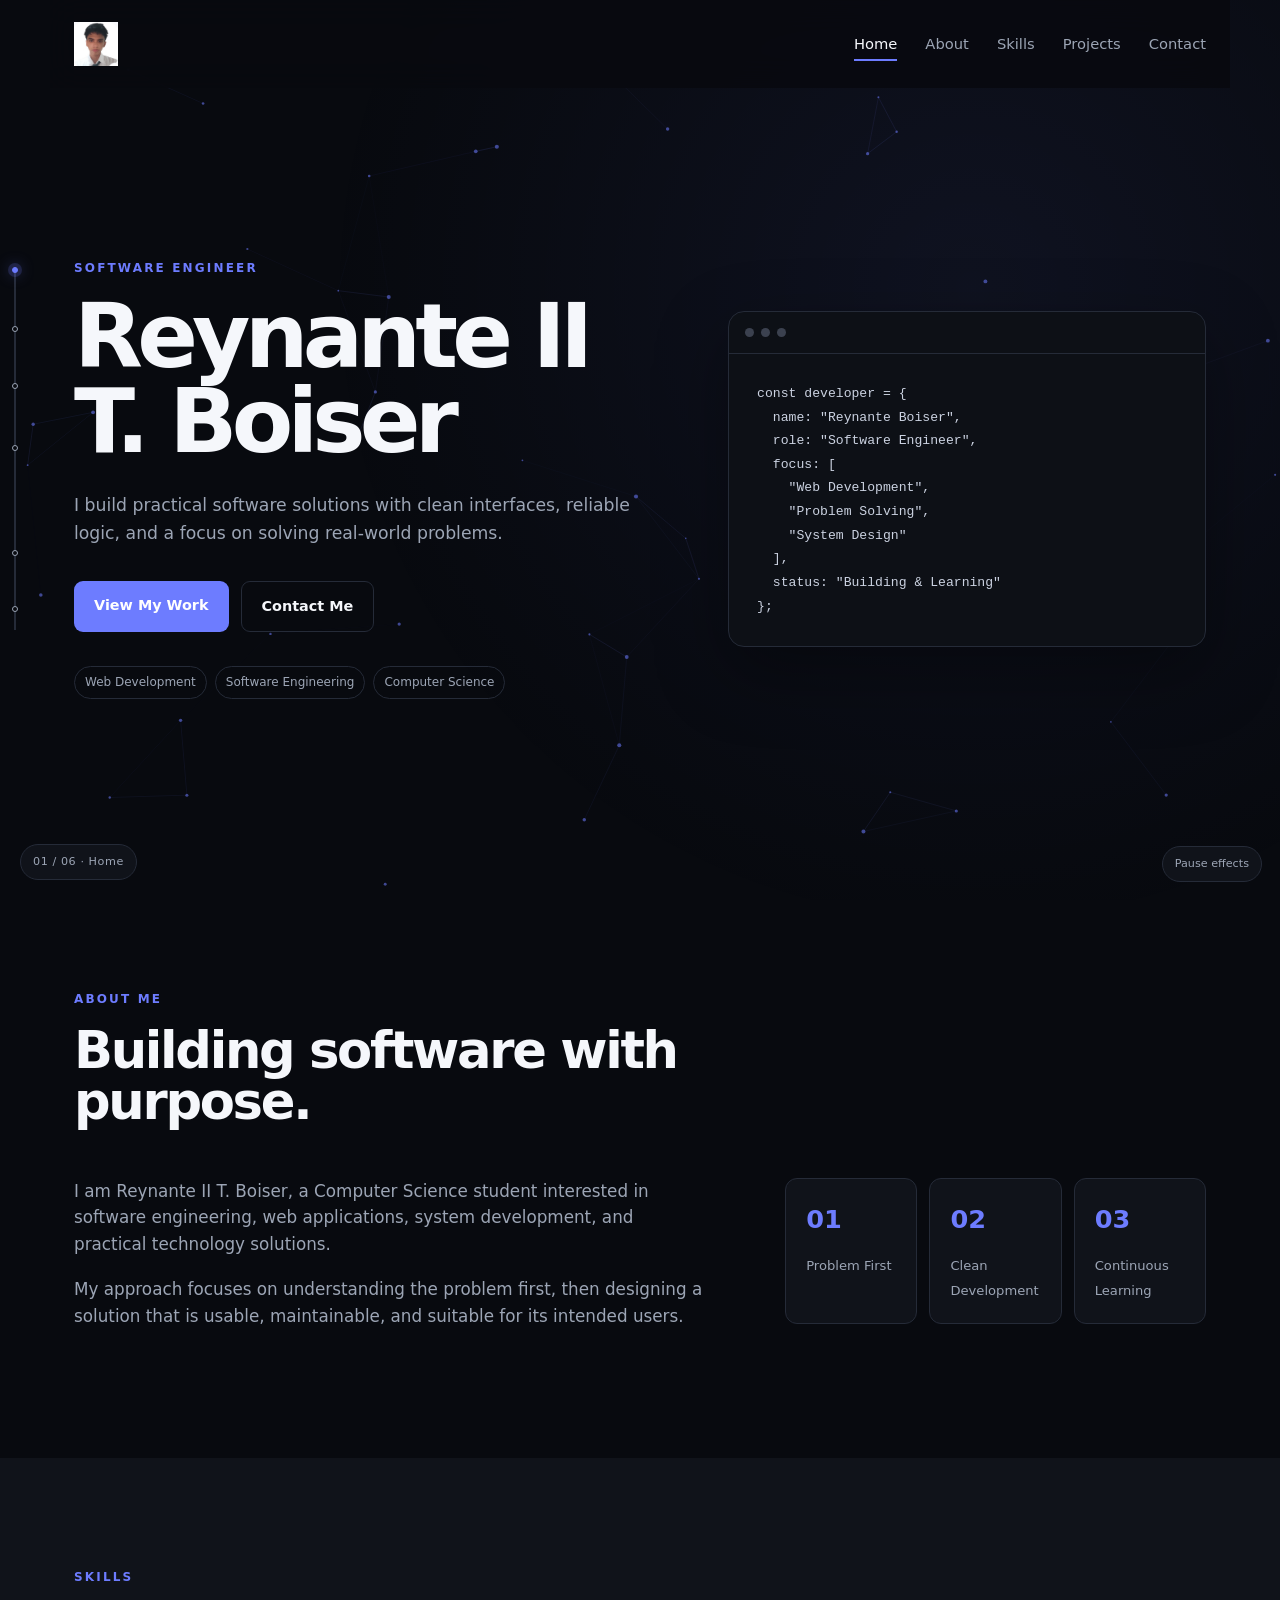
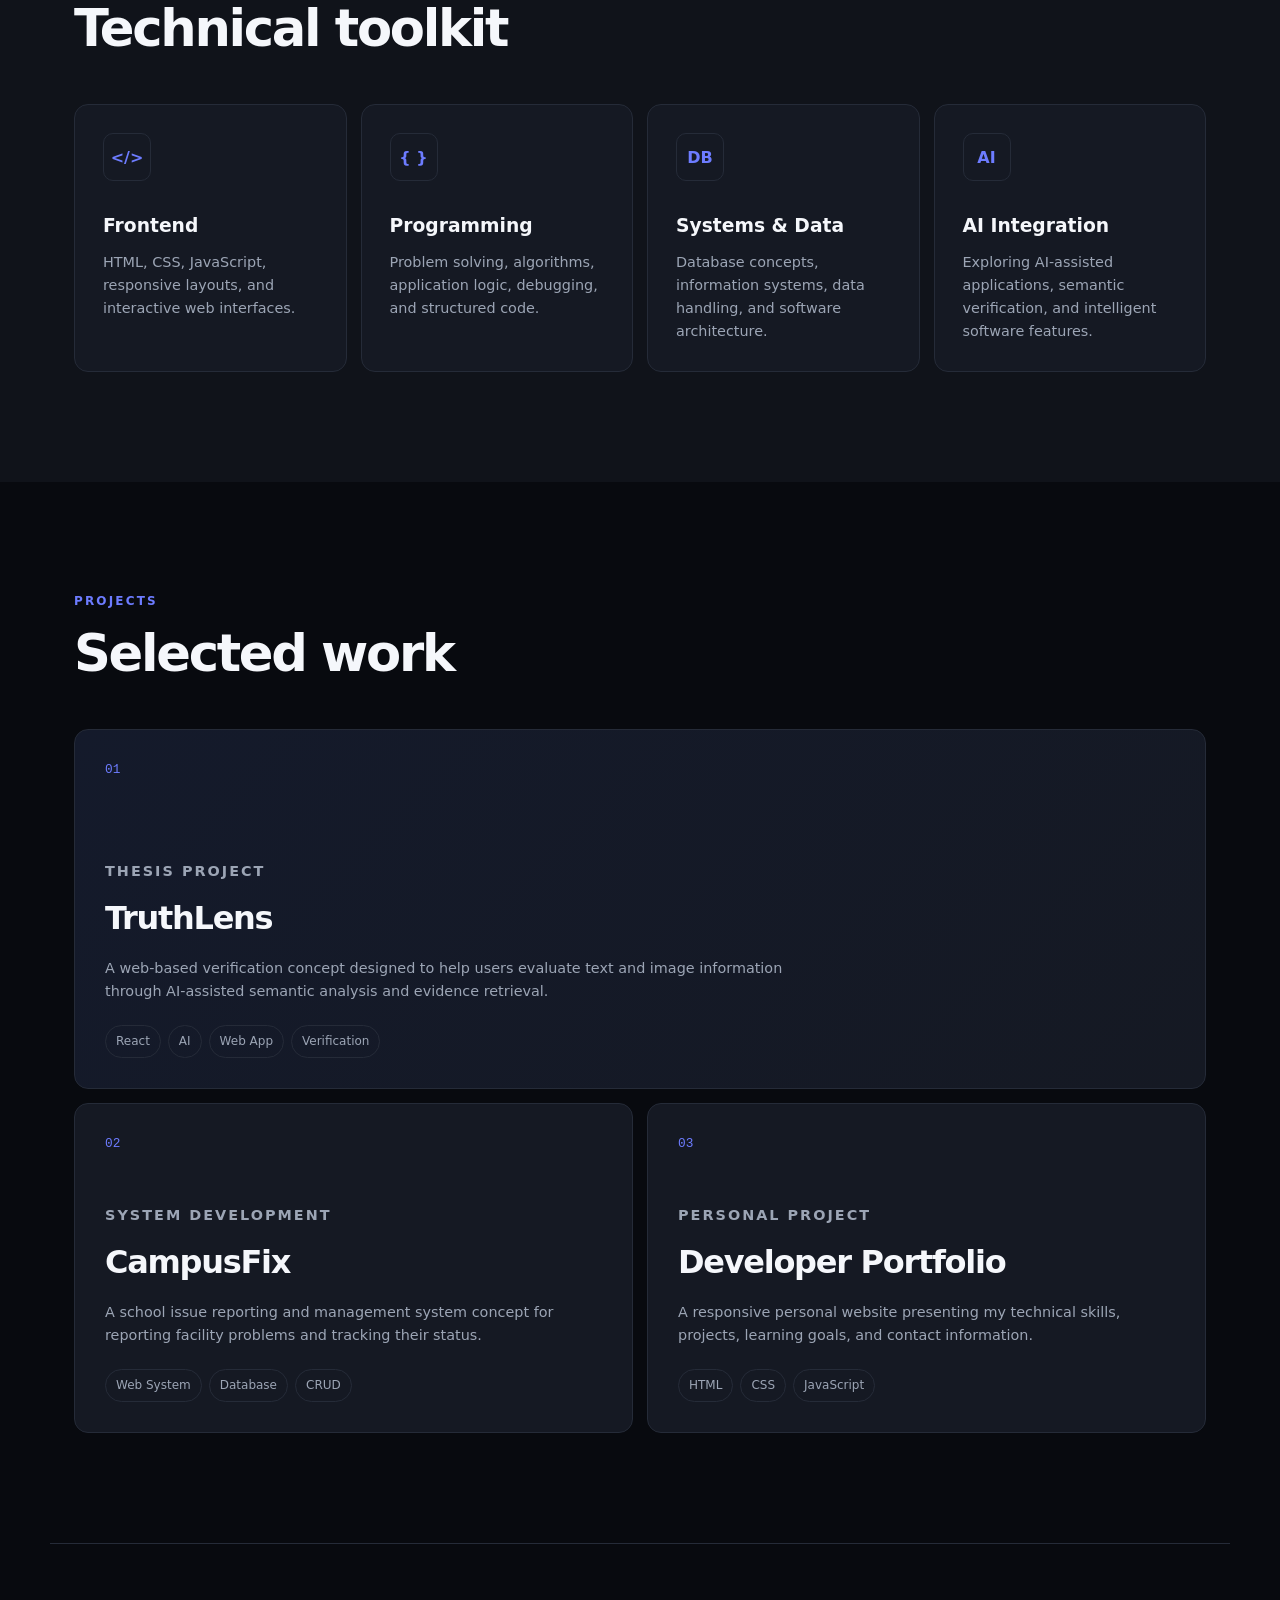
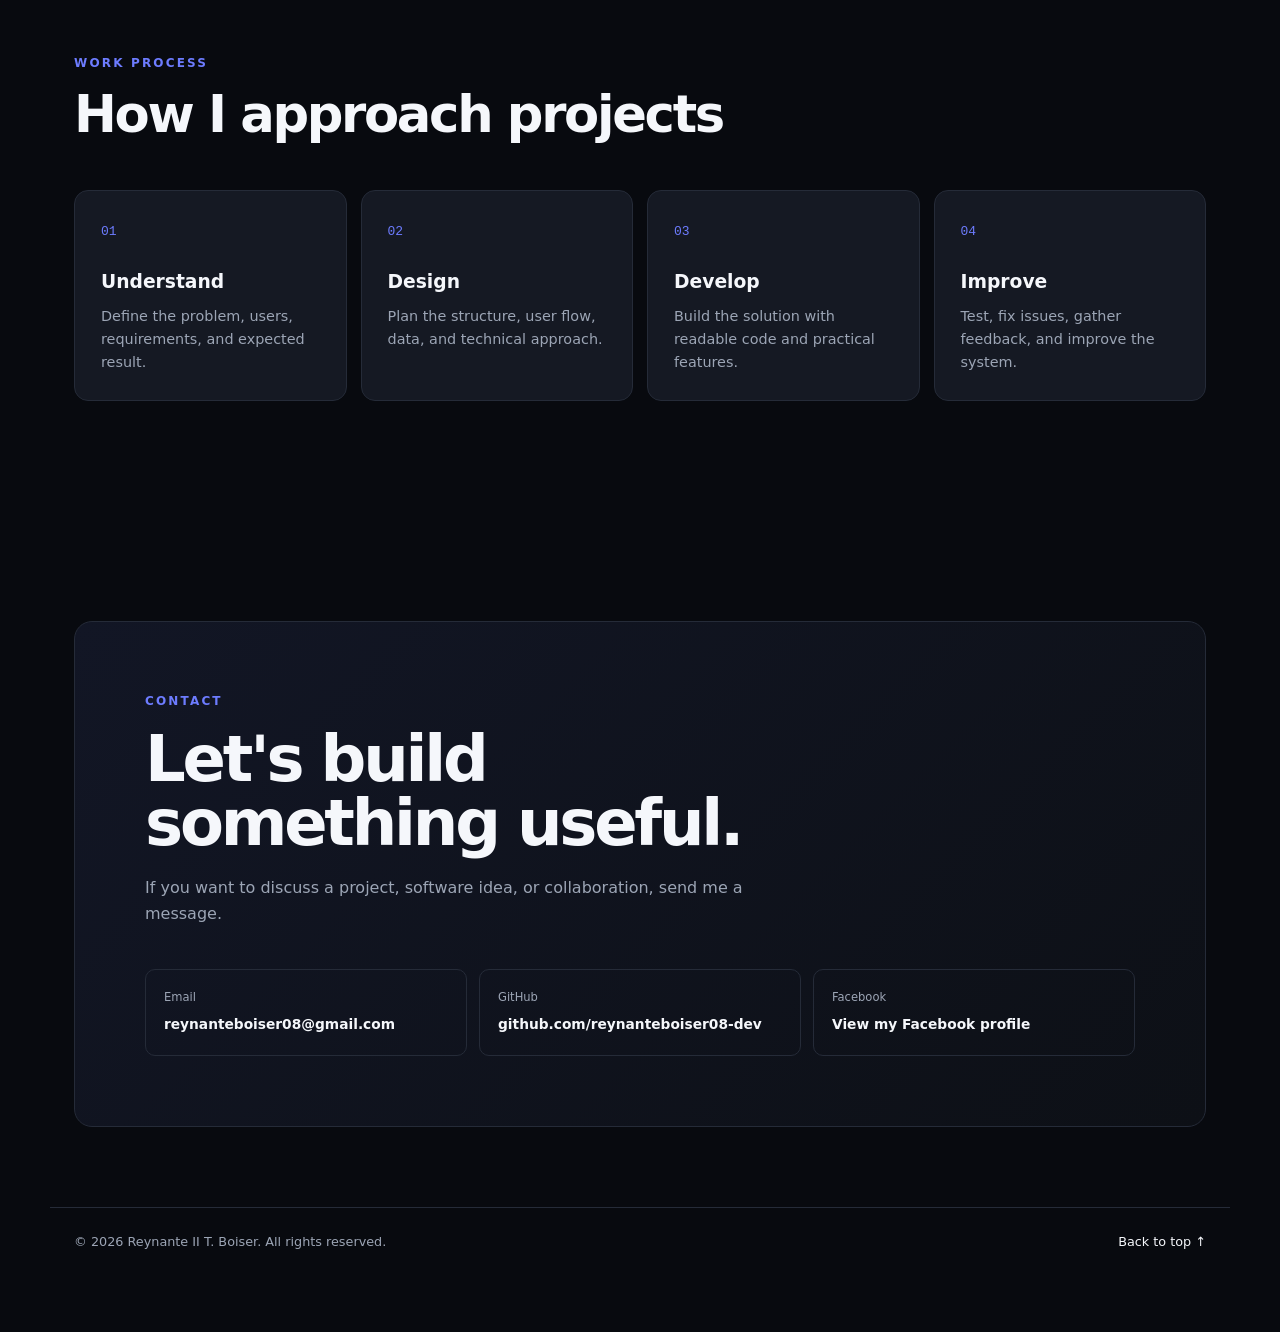
<file: index.html>
<!DOCTYPE html>
<html lang="en">
<head>
    <meta charset="UTF-8">
    <meta name="viewport" content="width=device-width, initial-scale=1.0">
    <meta name="description" content="Portfolio of Reynante II T. Boiser, Software Engineer.">
    <title>Reynante II T. Boiser | Software Engineer</title>
    <link rel="icon" type="image/svg+xml" href="assets/logo.svg">
    <link rel="stylesheet" href="style.css">
    <script src="script.js" defer></script>
    <script src="effects.js" defer></script>
    <script src="scroll-effects.js" defer></script>
</head>
<body>
    <!-- Decorative background. Customize its settings in effects.js. -->
    <canvas id="backgroundEffects" aria-hidden="true"></canvas>
    <!-- Scroll progress is decorative; regular navigation remains available. -->
    <div class="scroll-journey" id="scrollJourney" aria-hidden="true" hidden>
        <div class="scroll-track"><div class="scroll-trail"></div></div>
        <div class="scroll-chapter" id="scrollChapter"></div>
    </div>
    <button id="effectsToggle" class="effects-toggle" type="button" aria-pressed="true" hidden>Pause effects</button>
    <a class="skip-link" href="#main">Skip to content</a>
    <header class="navbar">
        <!-- The same editable SVG is used for the logo and browser tab icon. -->
        <a href="#home" class="logo" aria-label="Reynante Boiser — Home">
            <img src="/image/R.jpg" alt="" width="100" height="100">
        </a>

        <button class="menu-toggle" id="menuToggle" type="button" aria-label="Toggle navigation" aria-controls="navMenu" aria-expanded="false">
            ☰
        </button>

        <nav id="navMenu" aria-label="Main navigation">
            <a href="#home">Home</a>
            <a href="#about">About</a>
            <a href="#skills">Skills</a>
            <a href="#projects">Projects</a>
            <a href="#contact">Contact</a>
        </nav>
    </header>

    <main id="main">
        <!-- INTRODUCTION — Edit your name, role, and short introduction here. -->
        <section id="home" class="hero">
            <div class="hero-content">
                <p class="eyebrow">SOFTWARE ENGINEER</p>
                <h1>Reynante II T. Boiser</h1>
                <p class="hero-text">
                    I build practical software solutions with clean interfaces,
                    reliable logic, and a focus on solving real-world problems.
                </p>

                <div class="hero-buttons">
                    <a href="#projects" class="btn primary">View My Work</a>
                    <a href="#contact" class="btn secondary">Contact Me</a>
                </div>

                <div class="quick-info">
                    <span>Web Development</span>
                    <span>Software Engineering</span>
                    <span>Computer Science</span>
                </div>
            </div>

            <div class="hero-card">
                <div class="code-window">
                    <div class="window-bar">
                        <span></span><span></span><span></span>
                    </div>
                    <pre><code>const developer = {
  name: "Reynante Boiser",
  role: "Software Engineer",
  focus: [
    "Web Development",
    "Problem Solving",
    "System Design"
  ],
  status: "Building & Learning"
};</code></pre>
                </div>
            </div>
        </section>

        <!-- ABOUT — Update your biography and development principles. -->
        <section id="about" class="section">
            <div class="section-heading">
                <p class="eyebrow">ABOUT ME</p>
                <h2>Building software with purpose.</h2>
            </div>

            <div class="about-grid">
                <div>
                    <p>
                        I am Reynante II T. Boiser, a Computer Science student
                        interested in software engineering, web applications,
                        system development, and practical technology solutions.
                    </p>
                    <p>
                        My approach focuses on understanding the problem first,
                        then designing a solution that is usable, maintainable,
                        and suitable for its intended users.
                    </p>
                </div>

                <div class="stats">
                    <div class="stat">
                        <strong>01</strong>
                        <span>Problem First</span>
                    </div>
                    <div class="stat">
                        <strong>02</strong>
                        <span>Clean Development</span>
                    </div>
                    <div class="stat">
                        <strong>03</strong>
                        <span>Continuous Learning</span>
                    </div>
                </div>
            </div>
        </section>

        <!-- SKILLS — Copy a skill-card article to add another skill. -->
        <section id="skills" class="section alt">
            <div class="section-heading">
                <p class="eyebrow">SKILLS</p>
                <h2>Technical toolkit</h2>
            </div>

            <div class="skills-grid">
                <article class="skill-card">
                    <div class="skill-icon">&lt;/&gt;</div>
                    <h3>Frontend</h3>
                    <p>HTML, CSS, JavaScript, responsive layouts, and interactive web interfaces.</p>
                </article>

                <article class="skill-card">
                    <div class="skill-icon">{ }</div>
                    <h3>Programming</h3>
                    <p>Problem solving, algorithms, application logic, debugging, and structured code.</p>
                </article>

                <article class="skill-card">
                    <div class="skill-icon">DB</div>
                    <h3>Systems & Data</h3>
                    <p>Database concepts, information systems, data handling, and software architecture.</p>
                </article>

                <article class="skill-card">
                    <div class="skill-icon">AI</div>
                    <h3>AI Integration</h3>
                    <p>Exploring AI-assisted applications, semantic verification, and intelligent software features.</p>
                </article>
            </div>
        </section>

        <!-- PROJECTS — Copy a project-card article to add more work. -->
        <section id="projects" class="section">
            <div class="section-heading">
                <p class="eyebrow">PROJECTS</p>
                <h2>Selected work</h2>
            </div>

            <div class="projects-grid">
                <article class="project-card featured">
                    <div class="project-number">01</div>
                    <div class="project-content">
                        <p class="project-type">THESIS PROJECT</p>
                        <h3>TruthLens</h3>
                        <p>
                            A web-based verification concept designed to help users
                            evaluate text and image information through AI-assisted
                            semantic analysis and evidence retrieval.
                        </p>
                        <div class="tags">
                            <span>React</span>
                            <span>AI</span>
                            <span>Web App</span>
                            <span>Verification</span>
                        </div>
                    </div>
                </article>

                <article class="project-card">
                    <div class="project-number">02</div>
                    <div class="project-content">
                        <p class="project-type">SYSTEM DEVELOPMENT</p>
                        <h3>CampusFix</h3>
                        <p>
                            A school issue reporting and management system concept
                            for reporting facility problems and tracking their status.
                        </p>
                        <div class="tags">
                            <span>Web System</span>
                            <span>Database</span>
                            <span>CRUD</span>
                        </div>
                    </div>
                </article>

                <article class="project-card">
                    <div class="project-number">03</div>
                    <div class="project-content">
                        <p class="project-type">PERSONAL PROJECT</p>
                        <h3>Developer Portfolio</h3>
                        <p>
                            A responsive personal website presenting my technical
                            skills, projects, learning goals, and contact information.
                        </p>
                        <div class="tags">
                            <span>HTML</span>
                            <span>CSS</span>
                            <span>JavaScript</span>
                        </div>
                    </div>
                </article>
            </div>
        </section>

        <!-- PROCESS — Edit the steps you use when building projects. -->
        <section id="process" class="section process-section">
            <div class="section-heading">
                <p class="eyebrow">WORK PROCESS</p>
                <h2>How I approach projects</h2>
            </div>

            <div class="process-grid">
                <div class="process-item">
                    <span>01</span>
                    <h3>Understand</h3>
                    <p>Define the problem, users, requirements, and expected result.</p>
                </div>
                <div class="process-item">
                    <span>02</span>
                    <h3>Design</h3>
                    <p>Plan the structure, user flow, data, and technical approach.</p>
                </div>
                <div class="process-item">
                    <span>03</span>
                    <h3>Develop</h3>
                    <p>Build the solution with readable code and practical features.</p>
                </div>
                <div class="process-item">
                    <span>04</span>
                    <h3>Improve</h3>
                    <p>Test, fix issues, gather feedback, and improve the system.</p>
                </div>
            </div>
        </section>

        <!-- CONTACT — Edit the destinations and visible labels here. -->
        <section id="contact" class="section contact-section">
            <div class="contact-box">
                <p class="eyebrow">CONTACT</p>
                <h2>Let's build something useful.</h2>
                <p>
                    If you want to discuss a project, software idea, or collaboration,
                    send me a message.
                </p>

                <div class="contact-links">
                    <a href="mailto:reynanteboiser08@gmail.com" class="contact-link">
                        <span>Email</span>
                        <strong>reynanteboiser08@gmail.com</strong>
                    </a>
                    <a href="https://github.com/reynanteboiser08-dev" class="contact-link" id="githubLink">
                        <span>GitHub</span>
                        <strong>github.com/reynanteboiser08-dev</strong>
                    </a>
                    <a href="https://www.facebook.com/share/1Dopu5y5iT/" class="contact-link" id="facebookLink">
                        <span>Facebook</span>
                        <strong>View my Facebook profile</strong>
                    </a>
                </div>
            </div>
        </section>
    </main>

    <footer>
        <p>© <span id="year">2026</span> Reynante II T. Boiser. All rights reserved.</p>
        <a href="#home">Back to top ↑</a>
    </footer>

</body>
</html>
</file>
<file: style.css>
/* 1. Base styles */
* {
    margin: 0;
    padding: 0;
    box-sizing: border-box;
}

/* 2. Theme — edit colors and page width here */
:root {
    --bg: #080a0f;
    --surface: #10131a;
    --surface-2: #151923;
    --text: #f5f7fb;
    --muted: #9ca5b5;
    --line: #252b38;
    --accent: #6d7cff;
    --accent-2: #9b7cff;
    --max: 1180px;
}

html {
    scroll-behavior: smooth;
    scroll-padding-top: 90px;
}

body {
    isolation: isolate;
    font-family: Inter, ui-sans-serif, system-ui, -apple-system, BlinkMacSystemFont, "Segoe UI", sans-serif;
    background: var(--bg);
    color: var(--text);
    line-height: 1.6;
}

/* Decorative canvas stays behind content and never intercepts clicks. */
#backgroundEffects {
    position: fixed;
    inset: 0;
    width: 100%;
    height: 100%;
    z-index: -1;
    pointer-events: none;
}

.effects-toggle {
    position: fixed;
    right: 18px;
    bottom: 18px;
    z-index: 110;
    padding: 8px 12px;
    border: 1px solid var(--line);
    border-radius: 999px;
    background: var(--surface);
    color: var(--muted);
    font: inherit;
    font-size: 0.7rem;
    cursor: pointer;
}

.effects-toggle:hover {
    color: var(--text);
    border-color: var(--accent);
}

a {
    color: inherit;
    text-decoration: none;
}

/* 3. Header and navigation */
.navbar {
    width: 100%;
    max-width: var(--max);
    margin: auto;
    padding: 22px 24px;
    display: flex;
    align-items: center;
    justify-content: space-between;
    position: sticky;
    top: 0;
    z-index: 100;
    background: rgba(8, 10, 15, 0.88);
    backdrop-filter: blur(16px);
}

.logo {
    display: inline-flex;
    align-items: center;
    justify-content: center;
    flex-shrink: 0;
    border-radius: 10px;
}

.logo img {
    display: block;
    width: 44px;
    height: 44px;
    transition: filter 220ms ease;
}

.logo:hover img,
.logo:focus-visible img {
    filter: drop-shadow(0 0 8px rgba(109, 124, 255, 0.4));
}

nav {
    display: flex;
    gap: 28px;
}

nav a {
    color: var(--muted);
    font-size: 0.92rem;
    transition: color 0.2s ease;
}

nav a:hover {
    color: var(--text);
}

.menu-toggle {
    display: none;
    border: 0;
    background: transparent;
    color: var(--text);
    font-size: 1.5rem;
    cursor: pointer;
}

/* 4. Introduction and code window */
.hero > * {
    min-width: 0;
}

.hero {
    min-height: 88vh;
    max-width: var(--max);
    margin: auto;
    padding: 90px 24px 100px;
    display: grid;
    grid-template-columns: 1.1fr 0.9fr;
    align-items: center;
    gap: 70px;
}

.eyebrow {
    color: var(--accent);
    font-size: 0.75rem;
    font-weight: 800;
    letter-spacing: 0.18em;
    margin-bottom: 16px;
}

.hero h1 {
    max-width: 800px;
    font-size: clamp(3.2rem, 7vw, 6.6rem);
    line-height: 0.95;
    letter-spacing: -0.065em;
    margin-bottom: 28px;
}

.hero-text {
    max-width: 620px;
    color: var(--muted);
    font-size: 1.08rem;
    margin-bottom: 34px;
}

.hero-buttons {
    display: flex;
    flex-wrap: wrap;
    gap: 12px;
}

.btn {
    display: inline-flex;
    padding: 13px 20px;
    border-radius: 9px;
    font-weight: 700;
    font-size: 0.9rem;
    transition: transform 0.2s ease, border-color 0.2s ease;
}

.btn:hover {
    transform: translateY(-2px);
}

.primary {
    background: var(--accent);
    color: #fff;
}

.secondary {
    border: 1px solid var(--line);
    color: var(--text);
}

.quick-info {
    display: flex;
    flex-wrap: wrap;
    gap: 8px;
    margin-top: 34px;
}

.quick-info span,
.tags span {
    padding: 6px 10px;
    border: 1px solid var(--line);
    border-radius: 999px;
    color: var(--muted);
    font-size: 0.75rem;
}

.code-window {
    border: 1px solid var(--line);
    background: #0d1016;
    border-radius: 16px;
    overflow: hidden;
    box-shadow: 0 25px 70px rgba(0, 0, 0, 0.35);
}

.window-bar {
    height: 42px;
    display: flex;
    align-items: center;
    gap: 7px;
    padding: 0 16px;
    border-bottom: 1px solid var(--line);
}

.window-bar span {
    width: 9px;
    height: 9px;
    border-radius: 50%;
    background: #3b414f;
}

.code-window pre {
    padding: 28px;
    overflow-x: auto;
}

.code-window code {
    font-family: "SFMono-Regular", Consolas, monospace;
    color: #cbd2e1;
    font-size: 0.82rem;
    line-height: 1.8;
}

/* 5. Shared sections and about */
.section {
    max-width: var(--max);
    margin: auto;
    padding: 110px 24px;
}

.alt {
    max-width: none;
    padding-left: max(24px, calc((100% - var(--max)) / 2 + 24px));
    padding-right: max(24px, calc((100% - var(--max)) / 2 + 24px));
    background: var(--surface);
}

.section-heading {
    max-width: 720px;
    margin-bottom: 50px;
}

.section-heading h2 {
    font-size: clamp(2.1rem, 4vw, 4rem);
    line-height: 1;
    letter-spacing: -0.045em;
}

.about-grid {
    display: grid;
    grid-template-columns: 1.2fr 0.8fr;
    gap: 80px;
}

.about-grid p {
    color: var(--muted);
    font-size: 1.05rem;
    margin-bottom: 18px;
    max-width: 700px;
}

.stats {
    display: grid;
    grid-template-columns: repeat(3, 1fr);
    gap: 12px;
    align-self: start;
}

.stat {
    padding: 20px;
    border: 1px solid var(--line);
    border-radius: 12px;
    background: var(--surface);
}

.stat strong {
    display: block;
    color: var(--accent);
    font-size: 1.6rem;
    margin-bottom: 12px;
}

.stat span {
    color: var(--muted);
    font-size: 0.82rem;
}

/* 6. Skills */
.skills-grid {
    display: grid;
    grid-template-columns: repeat(4, 1fr);
    gap: 14px;
}

.skill-card,
.project-card,
.process-item {
    border: 1px solid var(--line);
    background: var(--surface-2);
    border-radius: 14px;
}

.skill-card {
    padding: 28px;
}

.skill-icon {
    width: 48px;
    height: 48px;
    display: grid;
    place-items: center;
    border: 1px solid var(--line);
    border-radius: 10px;
    color: var(--accent);
    font-weight: 800;
    margin-bottom: 30px;
}

.skill-card h3 {
    margin-bottom: 10px;
}

.skill-card p,
.project-card p,
.process-item p {
    color: var(--muted);
    font-size: 0.9rem;
}

/* 7. Projects */
.projects-grid {
    display: grid;
    grid-template-columns: repeat(2, 1fr);
    gap: 14px;
}

.project-card {
    min-height: 330px;
    padding: 30px;
    display: flex;
    flex-direction: column;
    justify-content: space-between;
}

.project-card.featured {
    grid-column: span 2;
    min-height: 360px;
    background: linear-gradient(135deg, #141a2b, var(--surface-2));
}

.project-number {
    color: var(--accent);
    font-family: monospace;
    font-size: 0.8rem;
}

.project-type {
    color: var(--accent);
    font-size: 0.7rem;
    font-weight: 800;
    letter-spacing: 0.14em;
    margin-bottom: 10px;
}

.project-content h3 {
    font-size: 2rem;
    letter-spacing: -0.04em;
    margin-bottom: 12px;
}

.project-content p {
    max-width: 680px;
}

.tags {
    display: flex;
    flex-wrap: wrap;
    gap: 7px;
    margin-top: 22px;
}

/* 8. Work process */
.process-section {
    border-top: 1px solid var(--line);
}

.process-grid {
    display: grid;
    grid-template-columns: repeat(4, 1fr);
    gap: 14px;
}

.process-item {
    padding: 26px;
}

.process-item > span {
    color: var(--accent);
    font-family: monospace;
}

.process-item h3 {
    margin: 24px 0 8px;
}

/* 9. Contact */
.contact-section {
    padding-bottom: 80px;
}

.contact-box {
    border: 1px solid var(--line);
    border-radius: 18px;
    padding: clamp(30px, 6vw, 70px);
    background: linear-gradient(135deg, #121625, #0d1016);
}

.contact-box h2 {
    max-width: 650px;
    font-size: clamp(2.4rem, 5vw, 4.5rem);
    line-height: 1;
    letter-spacing: -0.05em;
    margin-bottom: 20px;
}

.contact-box > p:not(.eyebrow) {
    color: var(--muted);
    max-width: 600px;
}

.contact-links {
    display: grid;
    grid-template-columns: repeat(3, 1fr);
    gap: 12px;
    margin-top: 42px;
}

.contact-link {
    padding: 18px;
    border: 1px solid var(--line);
    border-radius: 10px;
    transition: border-color 0.2s ease, transform 0.2s ease;
}

.contact-link:hover {
    border-color: var(--accent);
    transform: translateY(-2px);
}

.contact-link span {
    display: block;
    color: var(--muted);
    font-size: 0.72rem;
    margin-bottom: 5px;
}

.contact-link strong {
    font-size: 0.86rem;
    word-break: break-word;
}

/* 10. Footer */
footer {
    max-width: var(--max);
    margin: auto;
    padding: 24px;
    display: flex;
    justify-content: space-between;
    gap: 20px;
    color: var(--muted);
    border-top: 1px solid var(--line);
    font-size: 0.8rem;
}

footer a {
    color: var(--text);
}

/* 11. Subtle effects and keyboard accessibility */
/* Keep hover effects on devices with a mouse or trackpad. */
.skill-card,
.project-card,
.process-item,
.stat,
.code-window {
    transition: transform 220ms ease, border-color 220ms ease, box-shadow 220ms ease;
}

nav a {
    position: relative;
}

nav a::after {
    content: "";
    position: absolute;
    bottom: -5px;
    left: 0;
    width: 100%;
    height: 2px;
    background: var(--accent);
    transform: scaleX(0);
    transform-origin: left;
    transition: transform 220ms ease;
}

nav a:focus-visible::after {
    transform: scaleX(1);
}

@media (hover: hover) {
    nav a:hover::after {
        transform: scaleX(1);
    }

    .skill-card:hover,
    .project-card:hover,
    .process-item:hover,
    .stat:hover {
        transform: translateY(-4px);
        border-color: var(--accent);
        box-shadow: 0 12px 28px rgba(0, 0, 0, 0.18);
    }

    .code-window:hover {
        transform: translateY(-4px);
        border-color: var(--accent);
        box-shadow: 0 25px 70px rgba(109, 124, 255, 0.12);
    }

    .primary:hover {
        box-shadow: 0 8px 24px rgba(109, 124, 255, 0.25);
    }
}

a:focus-visible,
button:focus-visible {
    outline: 2px solid var(--accent);
    outline-offset: 5px;
}

.skip-link {
    position: fixed;
    top: -100px;
    left: 20px;
    z-index: 200;
    padding: 10px 16px;
    border-radius: 8px;
    background: var(--surface);
}

.skip-link:focus {
    top: 12px;
}

/* 12. Responsive layouts */
@media (max-width: 900px) {
    .hero {
        grid-template-columns: 1fr;
        gap: 50px;
        padding-top: 70px;
    }

    .skills-grid {
        grid-template-columns: repeat(2, 1fr);
    }

    .about-grid {
        grid-template-columns: 1fr;
        gap: 40px;
    }

    .process-grid {
        grid-template-columns: repeat(2, 1fr);
    }

    .contact-links {
        grid-template-columns: 1fr;
    }
}

@media (max-width: 680px) {
    .navbar {
        padding: 18px 20px;
    }

    .menu-toggle {
        display: none;
    }

    .js-enabled .menu-toggle {
        display: block;
    }

    nav {
        display: none;
        position: absolute;
        top: 100%;
        left: 20px;
        right: 20px;
        padding: 14px;
        flex-direction: column;
        gap: 0;
        background: var(--surface);
        border: 1px solid var(--line);
        border-radius: 12px;
    }

    nav.open {
        display: flex;
    }

    /* Without JavaScript, keep navigation available in the normal page flow. */
    html:not(.js-enabled) .navbar {
        position: relative;
        flex-wrap: wrap;
    }

    html:not(.js-enabled) nav {
        display: flex;
        position: static;
        width: 100%;
        margin-top: 16px;
    }

    nav a {
        padding: 12px;
    }

    .hero {
        padding: 60px 20px 80px;
    }

    .hero h1 {
        font-size: clamp(3rem, 16vw, 5rem);
    }

    .section,
    .alt {
        padding: 80px 20px;
    }

    .skills-grid,
    .projects-grid,
    .process-grid {
        grid-template-columns: 1fr;
    }

    .project-card.featured {
        grid-column: span 1;
    }

    .stats {
        grid-template-columns: 1fr;
    }

    footer {
        padding: 22px 20px;
        flex-direction: column;
    }
}

/* 13. Scroll journey — native scrolling controls the trail and heading lines. */
.scroll-journey {
    pointer-events: none;
}

.scroll-track {
    position: fixed;
    top: 30vh;
    left: 14px;
    width: 2px;
    height: 40vh;
    background: var(--line);
    z-index: 101;
}

.scroll-trail {
    width: 100%;
    height: 100%;
    transform: scaleY(var(--page-progress, 0));
    transform-origin: top;
    background: linear-gradient(var(--accent), var(--accent-2));
    box-shadow: 0 0 12px rgba(109, 124, 255, 0.6);
}

.scroll-marker {
    position: absolute;
    left: 50%;
    width: 6px;
    height: 6px;
    border: 1px solid var(--muted);
    border-radius: 50%;
    background: var(--bg);
    transform: translate(-50%, -50%);
}

.scroll-marker.is-reached {
    border-color: var(--accent);
    background: var(--accent);
}

.scroll-marker.is-current {
    box-shadow: 0 0 0 4px rgba(109, 124, 255, 0.18), 0 0 15px var(--accent);
}

.scroll-chapter {
    position: fixed;
    bottom: 20px;
    left: 20px;
    z-index: 101;
    padding: 8px 12px;
    border: 1px solid var(--line);
    border-radius: 999px;
    background: var(--surface);
    color: var(--muted);
    font-size: 0.7rem;
    letter-spacing: 0.05em;
}

.scroll-effects-enabled .section-heading h2,
.scroll-effects-enabled .contact-box h2 {
    position: relative;
}

.scroll-effects-enabled .section-heading h2::after,
.scroll-effects-enabled .contact-box h2::after {
    content: "";
    position: absolute;
    bottom: -12px;
    left: 0;
    width: min(150px, 40%);
    height: 2px;
    background: linear-gradient(90deg, var(--accent), var(--accent-2));
    transform: scaleX(var(--section-progress, 1));
    transform-origin: left;
    box-shadow: 0 0 12px rgba(109, 124, 255, 0.3);
}

nav a[aria-current="location"] {
    color: var(--text);
}

nav a[aria-current="location"]::after {
    transform: scaleX(1);
}

.scroll-effects-enabled footer {
    padding-bottom: 80px;
}

@media (max-width: 680px) {
    .scroll-track {
        left: 5px;
    }

    .scroll-marker {
        width: 4px;
        height: 4px;
    }

    .scroll-chapter {
        left: 12px;
        bottom: 18px;
        font-size: 0.65rem;
    }
}

/* 14. Respect the visitor's motion preference. */
@media (prefers-reduced-motion: reduce) {
    html {
        scroll-behavior: auto;
    }

    *,
    *::before,
    *::after {
        transition: none !important;
        animation: none !important;
    }

    .btn:hover,
    .contact-link:hover,
    .skill-card:hover,
    .project-card:hover,
    .process-item:hover,
    .stat:hover,
    .code-window:hover {
        transform: none;
    }
}
</file>
